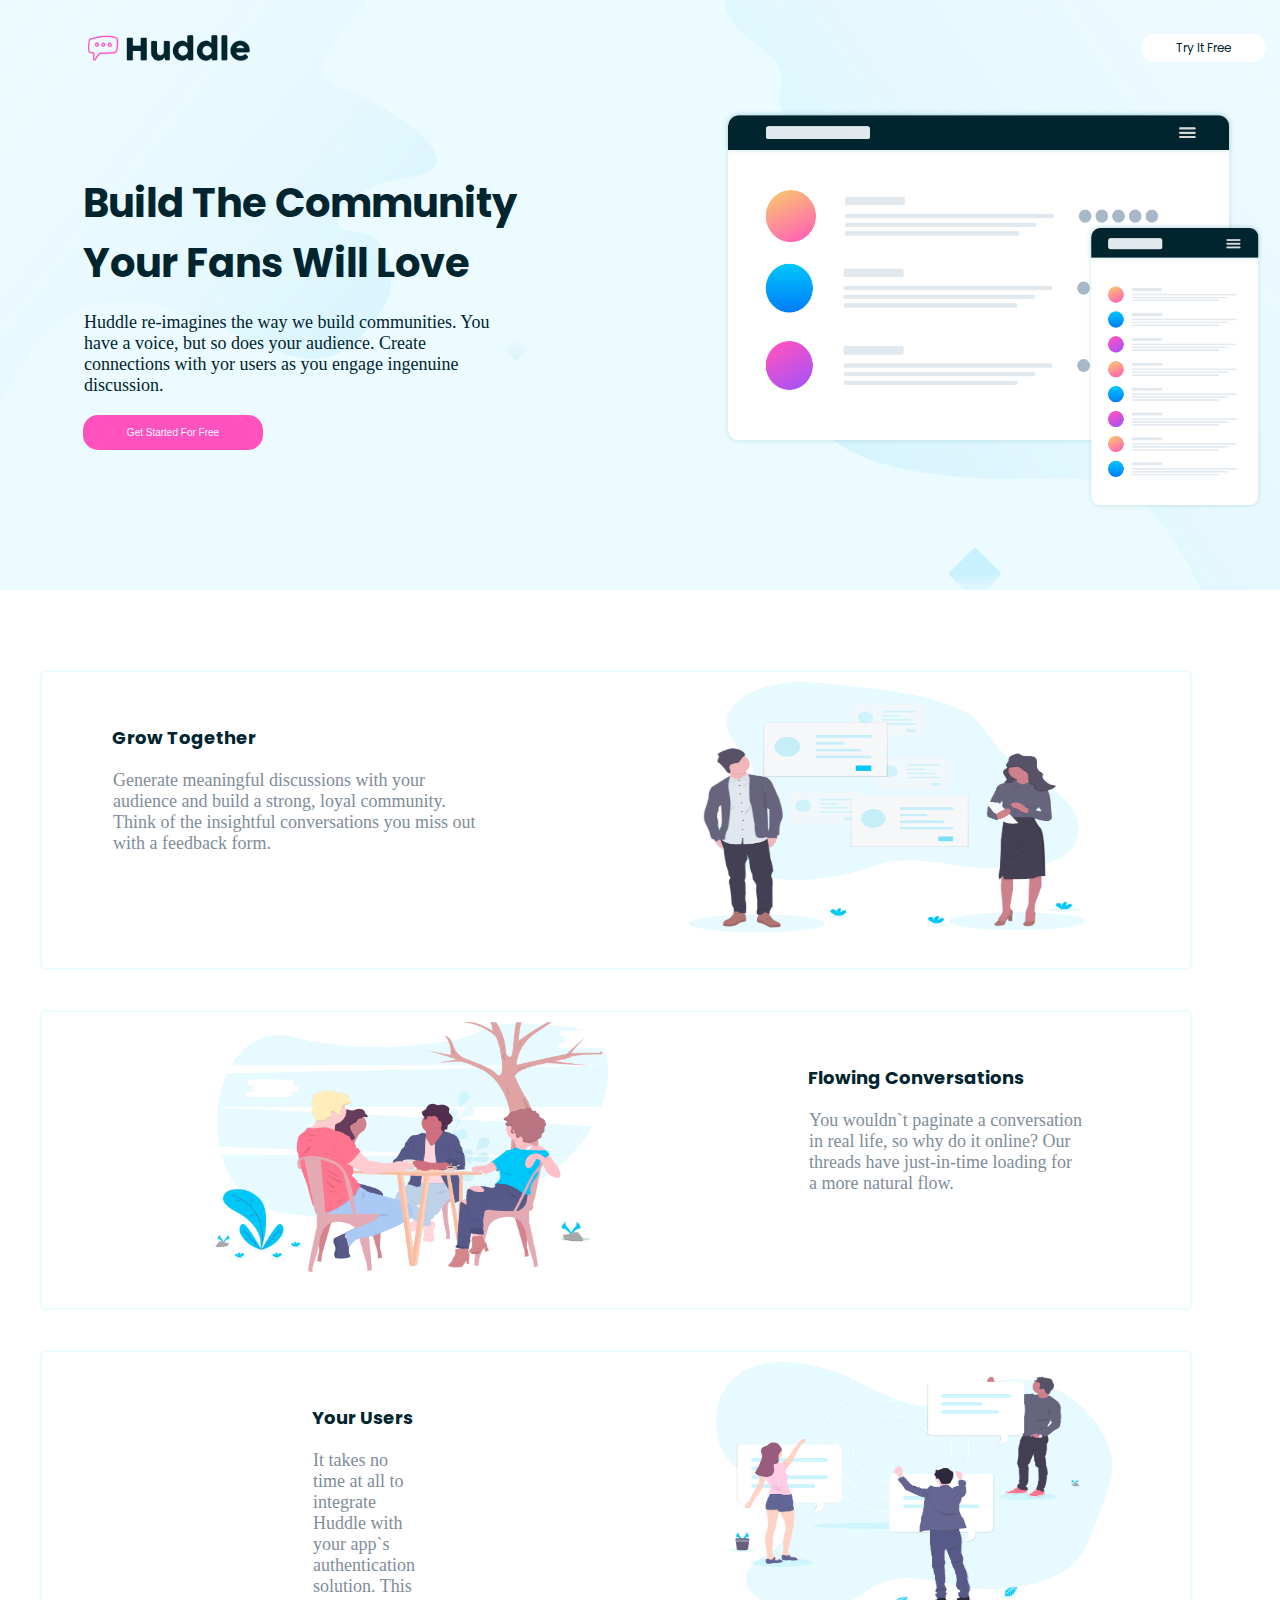
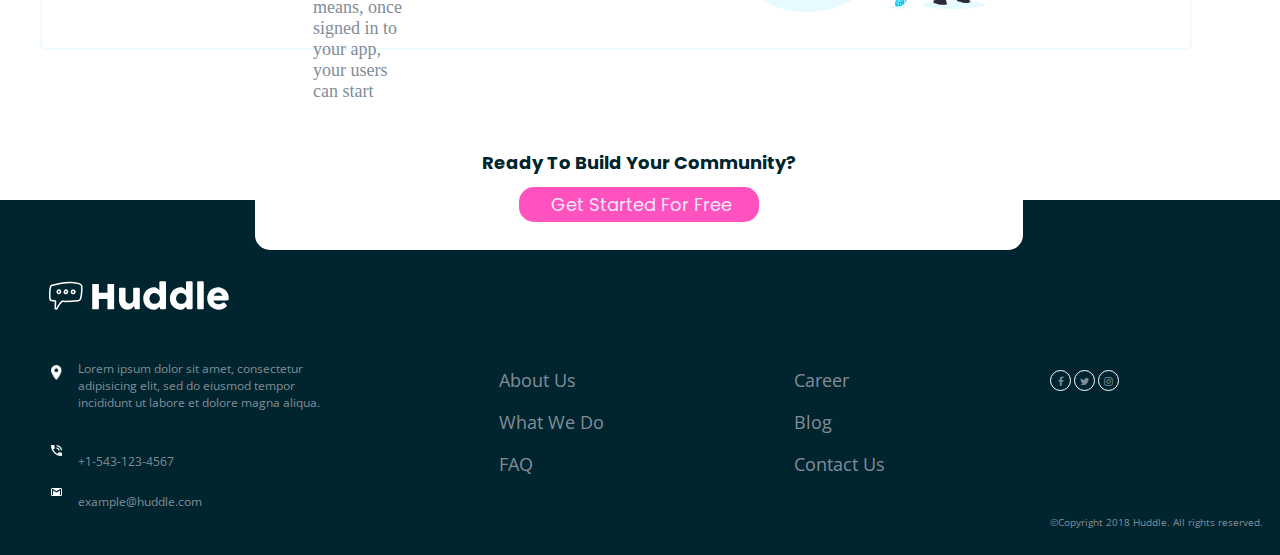
<file: index.html>
<!DOCTYPE html>
<html lang="en">

<head>
    <meta charset="UTF-8">
    <meta http-equiv="X-UA-Compatible" content="IE=edge">
    <meta name="viewport" content="width=device-width, initial-scale=1.0">
    <title>Landing Page</title>
    <link rel="stylesheet" href="style.css">
    <link rel="stylesheet" href="https://cdnjs.cloudflare.com/ajax/libs/font-awesome/4.7.0/css/font-awesome.min.css">
</head>

<body>
    <header>
        <div class="top">
            <div class="logo">
                <img src="logo.png" alt="" class="top-logo">
            </div>
            <div class="btn">
                <button>Try It Free</button>
            </div>
        </div>

        <div class="build">
            <div class="text">
                <h6>
                    Build The Community Your Fans Will Love
                </h6>
                <p>
                    Huddle re-imagines the way we build communities. You have a voice, but so does your audience. Create connections with yor users as you engage ingenuine discussion.
                </p>
                <button>Get Started For Free</button>
            </div>
            <div class="illus">
                <img src="illustration-mockups.png" alt="" class="illus-icon">
            </div>
        </div>
    </header>
    <div class="container">
        <div class="Grow">
            <h6>Grow Together</h6>
            <p>Generate meaningful discussions with your audience and build a strong, loyal community. Think of the insightful conversations you miss out with a feedback form.</p>
        </div>
        <div class="grow">
            <img src="illustration-grow-together.png" alt="" class="grow-icon">
        </div>
    </div>
    <div class="container2">
        <div class="flow">
            <img src="illustration-flowing-conversation.png" alt="" class="flow-icon">
        </div>
        <div class="flow">
            <h6>Flowing Conversations</h6>
            <p>You wouldn`t paginate a conversation in real life, so why do it online? Our threads have just-in-time loading for a more natural flow.</p>
        </div>
    </div>
    <div class="container3">
        <div class="users">
            <h6>Your Users</h6>
            <p class="integrate">It takes no time at all to integrate Huddle with your app`s authentication solution. This means, once signed in to your app, your users can start chatting immediately.</p>
        </div>
        <div class="users">
            <img src="illustration-your-users.png" alt="" class="users-icon">
        </div>
    </div>
    <div class="ready">
        <div class="readyTo">
            <h6>Ready To Build Your Community?</h6>
        </div>
        <button class="get-btn">Get Started For Free</button>
    </div>
    <footer>
        <div class="left">
            <div class="log">
                <img src="logo-Huddle.svg" alt="" class="huddle-icon">
            </div>
            <div class="loca">
                <img src="icon-location.png" alt="" class="loc-icon">
            </div>
            <div class="phone">
                <img src="icon-phone.png" alt="" class="ph-icon">

            </div>
            <div class="email">
                <img src="icon-email.png" alt="" class="em-icon">
            </div>
        </div>
        <div class="next">
            <p class="lorem">Lorem ipsum dolor sit amet, consectetur adipisicing elit, sed do eiusmod tempor incididunt ut labore et dolore magna aliqua.</p>
            <p class="num">+1-543-123-4567</p>
            <p class="exam">example@huddle.com</p>
        </div>
        <div class="mid">
            <p><a href="" style="color: hsl(208, 11%, 55%);">About Us</a></p>
            <p><a href="" style="color: hsl(208, 11%, 55%);">What We Do</a></p>
            <p><a href="" style="color: hsl(208, 11%, 55%);">FAQ</a></p>
        </div>
        <div class="middle">
            <p><a href="" style="color: hsl(208, 11%, 55%);">Career</a> </p>
            <p><a href="" style="color: hsl(208, 11%, 55%);">Blog</a> </p>
            <p><a href="" style="color: hsl(208, 11%, 55%);">Contact Us</a> </p>
        </div>
        <div class="right">
            <div class="social">
                <a href="#" class="fa fa-facebook"></a>
                <a href="#" class="fa fa-twitter"></a>
                <a href="#" class="fa fa-instagram"></a>
            </div>
            <div class="copy">
                &copy;Copyright 2018 Huddle. All rights reserved.
            </div>
        </div>
    </footer>


</body>

</html>
</file>
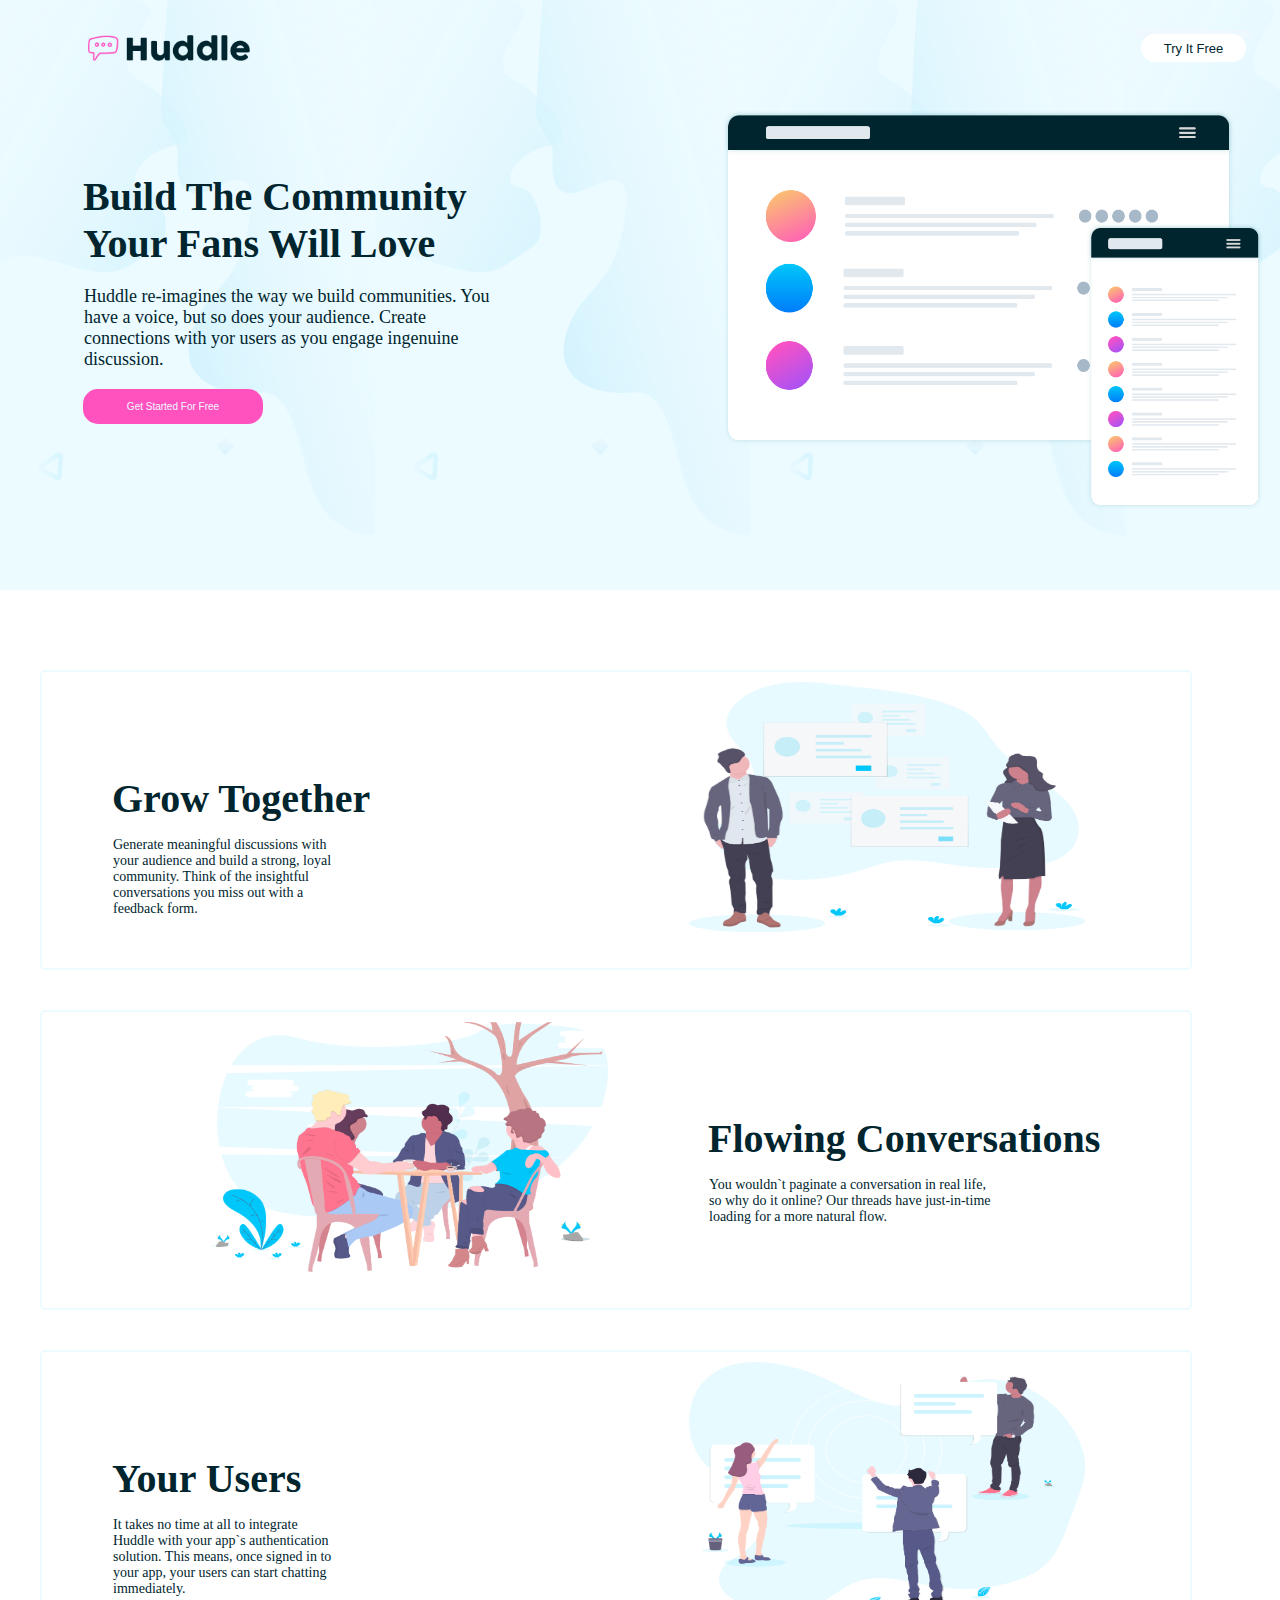
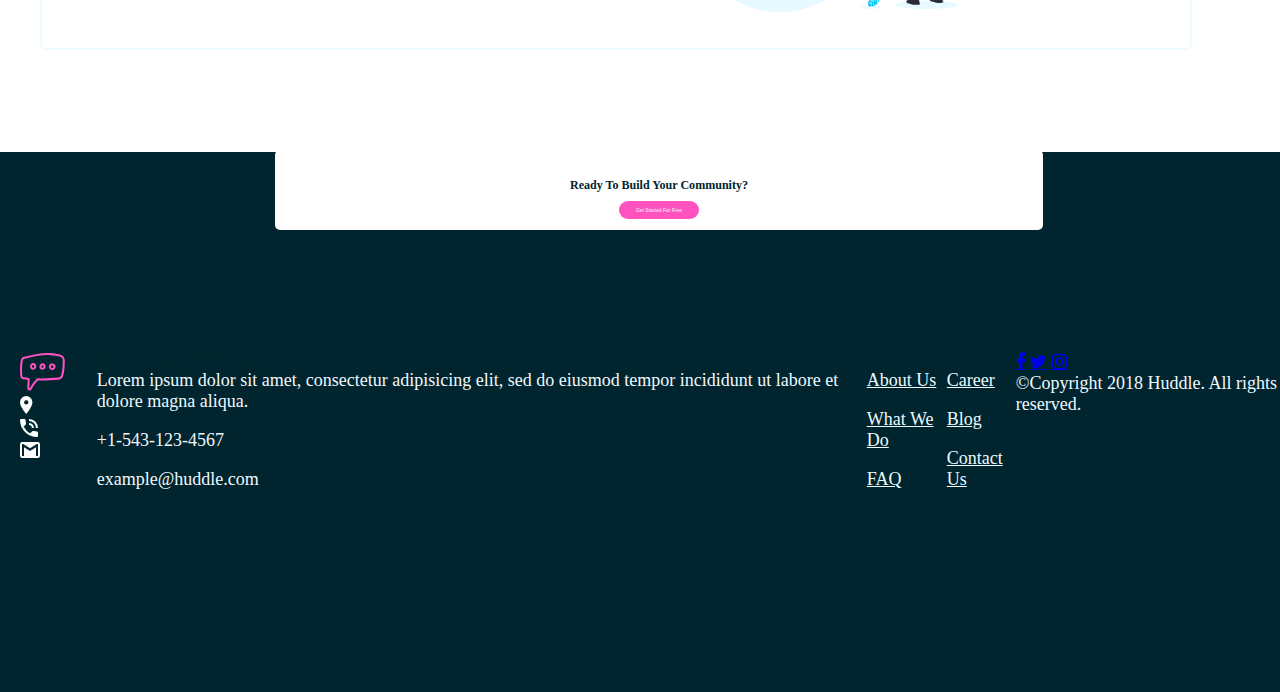
<file: Landing Page/Landing Pg.html>
<!DOCTYPE html>
<html lang="en">

<head>
    <meta charset="UTF-8">
    <meta http-equiv="X-UA-Compatible" content="IE=edge">
    <meta name="viewport" content="width=device-width, initial-scale=1.0">
    <title>Document</title>
    <link rel="stylesheet" href="style.css">
    <link rel="stylesheet" href="https://cdnjs.cloudflare.com/ajax/libs/font-awesome/4.7.0/css/font-awesome.min.css">
</head>

<body>
    <header>
        <div class="top">
            <div class="logo">
                <img src="logo.png" alt="" class="top-logo">
            </div>
            <div class="btn">
                <button>Try It Free</button>
            </div>
        </div>

        <div class="build">
            <div class="text">
                <h6>
                    Build The Community Your Fans Will Love
                </h6>
                <p>
                    Huddle re-imagines the way we build communities. You have a voice, but so does your audience. Create connections with yor users as you engage ingenuine discussion.
                </p>
                <button>Get Started For Free</button>
            </div>
            <div class="illus">
                <img src="illustration-mockups.png" alt="" class="illus-icon">
            </div>
        </div>
    </header>
    <div class="container">
        <div class="Grow">
            <h6>Grow Together</h6>
            <p>Generate meaningful discussions with your audience and build a strong, loyal community. Think of the insightful conversations you miss out with a feedback form.</p>
        </div>
        <div class="iG">
            <img src="illustration-grow-together.png" alt="" class="grow-icon">
        </div>
    </div>
    <div class="container2">
        <div class="iF">
            <img src="illustration-flowing-conversation.png" alt="" class="flow-icon">
        </div>
        <div class="flow">
            <h6>Flowing Conversations</h6>
            <p>You wouldn`t paginate a conversation in real life, so why do it online? Our threads have just-in-time loading for a more natural flow.</p>
        </div>
    </div>
    <div class="container3">
        <div class="users">
            <h6>Your Users</h6>
            <p class="iT">It takes no time at all to integrate Huddle with your app`s authentication solution. This means, once signed in to your app, your users can start chatting immediately.</p>
        </div>
        <div class="iY">
            <img src="illustration-your-users.png" alt="" class="users-icon">
        </div>
    </div>
    <div class="ready">
        <div class="readyTo">
            <h6>Ready To Build Your Community?</h6>
        </div>
        <button class="get-btn">Get Started For Free</button>
    </div>
    <footer>
        <div class="left">
            <div class="log">
                <img src="logo-Huddle.svg" alt="" class="huddle-icon">
            </div>
            <div class="loca">
                <img src="icon-location.png" alt="" class="loc-icon">
            </div>
            <div class="phone">
                <img src="icon-phone.png" alt="" class="ph-icon">

            </div>
            <div class="email">
                <img src="icon-email.png" alt="" class="em-icon">
            </div>
        </div>
        <div class="next">
            <p class="lorem">Lorem ipsum dolor sit amet, consectetur adipisicing elit, sed do eiusmod tempor incididunt ut labore et dolore magna aliqua.</p>
            <p class="num">+1-543-123-4567</p>
            <p class="exam">example@huddle.com</p>
        </div>
        <div class="mid">
            <p><a href="" style="color:hsl(193, 100%, 96%);">About Us</a></p>
            <p><a href="" style="color:hsl(193, 100%, 96%);">What We Do</a></p>
            <p><a href="" style="color:hsl(193, 100%, 96%);">FAQ</a></p>
        </div>
        <div class="middle">
            <p><a href="" style="color:hsl(193, 100%, 96%)">Career</a> </p>
            <p><a href="" style="color:hsl(193, 100%, 96%)">Blog</a> </p>
            <p><a href="" style="color:hsl(193, 100%, 96%)">Contact Us</a> </p>
        </div>
        <div class="right">
            <div class="social">
                <a href="#" class="fa fa-facebook"></a>
                <a href="#" class="fa fa-twitter"></a>
                <a href="#" class="fa fa-instagram"></a>
            </div>
            <div class="copy">
                &copy;Copyright 2018 Huddle. All rights reserved.
            </div>
        </div>
    </footer>


</body>

</html>
</file>
<file: style.css>
@import url('https://fonts.googleapis.com/css2?family=Open+Sans:wght@400;700&family=Poppins:wght@600&display=swap');
      a {
        text-decoration:none;
      }

      button{
        cursor:pointer;
      }
      
      
        
        @media screen and (max-width:1440px) {
            html,
            body {
                margin: 0px;
                font-size: 18px;
                color: hsl(192, 100%, 9%);
                width: 100%;
                padding: 0px;
            }
            .top {
                position: relative;
                box-sizing: border-box;
                display: flex;
                width: 100%;
                height: 1%;
                padding-left: 70px;
                padding-top: 30px;
            }
            header {
                height: 590px;
                background-color: hsl(193, 100%, 96%);
                background-image: url(bg-hero-desktop.png);
                width: 100%;
                padding-left: 13px;
            }
            h6 {
                font-family: 'Poppins', sans-serif;
            }
            .logo {
                position: relative;
                width: 40%;
                padding: 5px;
            }
            .top-logo {
                width: 9em;
            }
            .btn {
                position: relative;
                padding: 4px;
                margin-left: 560px;
                background-color: aliceblue;
            }
            .btn button {
                border: none;
                color: hsl(192, 100%, 9%);
                background-color: white;
                border-radius: 15px;
                width: 125px;
                height: 28px;
                padding: 2px;
                font-size: 12px;
                font-family: 'Poppins', sans-serif;
            }
            .build {
                position: relative;
                width: 100%;
                display: flex;
                color: hsl(192, 100%, 9%);
            }
            .text {
                position: relative;
                width: 50%;
                height: 200px;
                padding-top: 50px;
                padding-left: 70px;
            }
            .text h6 {
                margin-bottom: 0px;
                font-size: 40px;
                font-family: 'Poppins', sans-serif;
                width: 70%;
            }
            .text p {
                font-size: 18px;
                padding: 1px;
                color: hsl(192, 100%, 9%);
                width: 65%;
            }
            .text button {
                width: 180px;
                height: 35px;
                border: none;
                border-radius: 15px;
                background-color: hsl(322, 100%, 66%);
                font-size: 10px;
                color: aliceblue;
            }
            .illus {
                position: relative;
                width: 40%;
                margin-top: 80px;
                padding-right: 40px;
            }
            .illus-icon {
                width: 30em;
                height: 400px;
            }
            .container {
                display: flex;
                box-sizing: border-box;
                border: hsl(193, 100%, 96%) solid 2px;
                border-radius: 5px;
                margin-left: 40px;
                padding-top: 10px;
                padding-right: 5px;
                margin-top: 80px;
                margin-right: 5px;
                width: 90%;
                padding-left: 70px;
                position: relative;
                height: 300px;
            }
            .Grow h6 {
                margin-bottom: 0px;
                font-size: 18px;
                font-family: 'Poppins', sans-serif;
                width: 90%;
                padding-top: 0px;
            }
            .Grow p {
                font-size: 18px;
                padding: 1px;
                color: hsl(208, 11%, 55%);
            }
            .grow-icon {
                width: 22em;
                height: 250px;
            }
            .grow {
                width: 40%;
                padding-left: 200px;
                padding-right: 100px;
            }
            .container2 {
                display: flex;
                box-sizing: border-box;
                border: hsl(193, 100%, 96%) solid 2px;
                border-radius: 5px;
                margin-left: 40px;
                padding-top: 10px;
                padding-right: 5px;
                margin-top: 40px;
                margin-right: 5px;
                width: 90%;
                padding-left: 70px;
                position: relative;
                height: 300px;
            }
            .flow h6 {
                margin-bottom: 0px;
                font-size: 18px;
                font-family: 'Poppins', sans-serif;
                width: 100%;
                padding-top: 0px;
            }
            .flow-icon {
                width: 22em;
                height: 250px;
            }
            .flow p {
                font-size: 18px;
                padding: 1px;
                color: hsl(208, 11%, 55%);
            }
            .flow {
                width: 40%;
                padding-left: 100px;
                padding-right: 100px;
            }
            .container3 {
                display: flex;
                box-sizing: border-box;
                border: hsl(193, 100%, 96%) solid 2px;
                border-radius: 5px;
                margin-left: 40px;
                padding-top: 10px;
                padding-right: 5px;
                margin-top: 40px;
                margin-right: 5px;
                width: 90%;
                padding-left: 70px;
                position: relative;
                height: 300px;
            }
            .users h6 {
                margin-bottom: 0px;
                font-size: 18px;
                font-family: 'Poppins', sans-serif;
                padding-top: 0px;
            }
            .integrate {
                font-size: 18px;
                padding: 1px;
                color: hsl(208, 11%, 55%);
            }
            .users {
                width: 40%;
                padding-left: 200px;
                padding-right: 100px;
            }
            .users-icon {
                width: 22em;
                height: 250px;
            }
            .ready {
                display: inline-block;
                box-sizing: border-box;
                position: relative;
                text-align: center;
                background-color: white;
                border: white solid 2px;
                border-radius: 15px;
                width: 60%;
                height: 150px;
                padding-top: 5px;
                left: 255px;
                top: 50px;
                margin-bottom: 0px;
                padding-bottom: 20px;
            }
            .readyTo h6 {
                margin-bottom: 11px;
                font-size: 18px;
                padding-top: 0px;
                font-family: 'Poppins', sans-serif;
            }
            .get-btn {
                width: 240px;
                height: 35px;
                border: none;
                border-radius: 15px;
                background-color: hsl(322, 100%, 66%);
                font-size: 18px;
                font-family: 'Poppins', sans-serif;
                color: rgba(240, 248, 255, 0.918);
                position: relative;
                padding-left: 25px;
                padding-right: 20px;
            }
            footer {
                width: 100%;
                display: flex;
                background-color: hsl(192, 100%, 9%);
                color: hsl(208, 11%, 55%);
                height: 350px;
                padding-left: 20px;
                padding-top: 5px;
                margin-bottom: 0px;
                overflow: hidden;
            }
            .left {
                width: 3%;
                /*font-size: 10px;*/
                padding-left: 20px;
                margin-right: 0px;
                padding-top: 76px;
                text-align: left;
                height: 10px;
                font-family: 'Open Sans', sans-serif;
            }
            .huddle-icon {
                width: 10em;
                padding-top: 0px;
                filter: invert(100%) saturate(0%) brightness(200%);
                padding-left: 9px;
            }
            .loc-icon {
                width: 11px;
                margin-left: 11px;
                padding-top: 50px;
                margin-bottom: 60px;
                color: hsl(208, 11%, 55%);
            }
            .ph-icon {
                width: 11px;
                margin-left: 11px;
                margin-bottom: 15px;
                padding-bottom: 1px;
                color: hsl(208, 11%, 55%);
            }
            .em-icon {
                width: 11px;
                margin-left: 11px;
                color: hsl(208, 11%, 55%);
            }
            .next {
                position: relative;
                top: 150px;
                width: 20%;
                font-size: 18px;
                text-align: left;
                margin-left: 0px;
                padding-left: 0px;
                font-family: 'Open Sans', sans-serif;
                color: hsl(208, 11%, 55%);
            }
            .lorem {
                font-size: 12px;
                margin-top: 5px;
                margin-bottom: 42px;
            }
            .num {
                font-size: 12px;
                margin-top: 10px;
            }
            .exam {
                font-size: 12px;
                margin-top: 16px;
                position: relative;
                top: 7px;
            }
            .mid {
                position: relative;
                font-size: 18px;
                font-family: 'Open Sans', sans-serif;
                color: hsl(208, 11%, 55%);
                text-align: left;
                padding-top: 145px;
                padding-left: 15px;
                left: 150px;
            }
            .middle {
                position: relative;
                font-size: 18px;
                font-family: 'Open Sans', sans-serif;
                color: hsl(208, 11%, 55%);
                text-align: left;
                padding-top: 145px;
                margin-left: 150px;
                left: 190px;
            }
            .right {
                position: relative;
                display: flex;
                flex-direction: column;
                position: relative;
                margin-top: 200px;
                margin-left: 5px;
                padding-top: 110px;
                left: 350px;
                font-size: 10px;
                font-family: 'Open Sans', sans-serif;
                color: hsl(208, 11%, 55%);
            }
            .social {
                position: absolute;
                background: transparent;
                width: 200px;
                top: 35px;
            }
            .fa-facebook {
                color: hsl(208, 11%, 55%);
                background: transparent;
                width: 13px;
                height: 11px;
                border-radius: 15px;
                border: white solid 1px;
                text-align: center;
                position: relative;
                bottom: 70px;
                padding: 3px;
                padding-top: 5px;
            }
            .fa-twitter {
                color: hsl(208, 11%, 55%);
                background: transparent;
                width: 13px;
                height: 11px;
                border-radius: 20px;
                border: white solid 1px;
                text-align: center;
                position: relative;
                bottom: 70px;
                padding: 3px;
                padding-top: 5px;
            }
            .fa-instagram {
                color: hsl(208, 11%, 55%);
                background: transparent;
                width: 13px;
                height: 11px;
                border-radius: 20px;
                border: white solid 1px;
                text-align: center;
                position: relative;
                bottom: 70px;
                padding: 3px;
                padding-top: 5px;
            }
        }


        @media screen and (max-width: 375px) {
            html,
            body {
                margin: 0px auto;
                font-size: 12px;
                color: hsl(192, 100%, 9%);
                width: 100vw;
            }
            .top {
                position: relative;
                box-sizing: border-box;
                display: flex;
                width: 80vw;
                height: 1%;
            }
            header {
                height: 190px;
                background-color: hsl(193, 100%, 96%);
                background-image: url(bg-hero-mobile.png);
                /* width: 100%; */
                padding-left: 13px;
            }
            h6 {
                font-family: 'Poppins', sans-serif;
            }
            .logo {
                position: relative;
                width: 40%;
                padding: 5px;
            }
            .top-logo {
                width: 3em;
            }
            .btn {
                position: relative;
                padding: 4px;
                margin-left: 110px;
                background-color: aliceblue;
            }
            .btn button {
                border: none;
                color: hsl(192, 100%, 9%);
                background-color: white;
                border-radius: 15px;
                width: 75px;
                height: 18px;
                padding: 2px;
                font-size: 9px;
            }
            .build {
                position: relative;
                width: 100%;
                height: 10vh;
                display: flex;
                color: hsl(192, 100%, 9%);
            }
            .text {
                position: relative;
                width: 45%;
                height: 30px;
                padding-top: 20px;
                margin: 10px;
            }
            .text h6 {
                margin-bottom: 0px;
                font-size: 13px;
                font-family: 'Poppins', sans-serif;
            }
            .text p {
                font-size: 5px;
                padding: 1px;
                color: hsl(192, 100%, 9%);
            }
            .text button {
                width: 80px;
                height: 18px;
                border: none;
                border-radius: 15px;
                background-color: hsl(322, 100%, 66%);
                font-size: 5px;
                color: aliceblue;
            }
            .illus {
                position: relative;
                width: 50%;
                margin-top: 30px;
                margin-right: 40px;
            }
            .illus-icon {
                width: 11em;
                height: 140px;
            }
            .container {
                display: flex;
                box-sizing: border-box;
                border: hsl(193, 100%, 96%) solid 2px;
                border-radius: 5px;
                margin-left: 20px;
                padding-top: 10px;
                padding-right: 5px;
                margin-top: 40px;
                margin-right: 5px;
                width: 90%;
                padding-left: 10px;
            }
            .Grow h6 {
                margin-bottom: 0px;
                font-size: 13px;
                font-family: 'Poppins', sans-serif;
            }
            .Grow p {
                font-size: 6px;
                padding: 1px;
                color: hsl(192, 100%, 9%);
            }
            .grow-icon {
                width: 10em;
                height: 140px;
            }
            .container2 {
                display: flex;
                box-sizing: border-box;
                border: hsl(193, 100%, 96%) solid 2px;
                border-radius: 5px;
                margin-left: 20px;
                padding: 10px;
                padding-right: 1px;
                margin-top: 40px;
                margin-right: 1px;
                width: 90%;
                padding-left: 10px;
            }
            .flow {
                margin-bottom: 0px;
                font-size: 15px;
            }
            .flow-icon {
                width: 10em;
                height: 140px;
            }
            .flow p {
                font-size: 6px;
                padding: 1px;
                color: hsl(192, 100%, 9%);
            }
            .container3 {
                display: flex;
                box-sizing: border-box;
                border: hsl(193, 100%, 96%) solid 2px;
                border-radius: 5px;
                margin-left: 20px;
                padding: 10px;
                padding-right: 7px;
                margin-top: 40px;
                margin-right: 1px;
                width: 90%;
                padding-left: 10px;
            }
            .users h6 {
                margin-bottom: 0px;
                font-size: 13px;
                font-family: 'Poppins', sans-serif;
            }
            .integrate {
                font-size: 8px;
                padding: 1px;
                color: hsl(192, 100%, 9%);
            }
            .users-icon {
                width: 6em;
                height: 110px;
            }
            .ready {
                display: inline-block;
                box-sizing: border-box;
                position: relative;
                text-align: center;
                top: 25px;
                background-color: white;
                border: hsl(193, 100%, 96%) solid 0px;
                border-radius: 5px;
                width: 60%;
                height: 80px;
                padding-top: 0px;
                margin-top: 10px;
                left: 75px;
                top: 40px;
            }
            .readTo {
                margin-bottom: 0px;
                font-size: 10px;
            }
            .get-btn {
                width: 80px;
                height: 18px;
                border: none;
                border-radius: 15px;
                background-color: hsl(322, 100%, 66%);
                font-size: 5px;
                color: aliceblue;
                position: relative;
                top: -25px;
            }
            footer {
                width: 100%;
                display: flex;
                background-color: hsl(192, 100%, 9%);
                color: aliceblue;
                height: 140px;
                padding-left: 20px;
                padding-top: 50px;
                margin-bottom: 0px;
            }
            .left {
                width: 6%;
                /*font-size: 10px;*/
                padding-right: 0px;
            }
            .huddle-icon {
                width: 4em;
                padding-top: 1px;
                filter: hsl(192, 100%, 9%)(100%);
                border-radius: 20px;
                border: white 1px;
            }
            .loc-icon {
                width: 8px;
                margin-left: 11px;
                padding-top: 15px;
                margin-bottom: 9px;
            }
            .ph-icon {
                width: 8px;
                margin-left: 11px;
                margin-bottom: 0px;
                padding-bottom: 1px;
            }
            .em-icon {
                width: 8px;
                margin-left: 11px;
            }
            .next {
                position: relative;
                top: 30px;
                width: 22%;
                font-size: 8px;
                text-align: left;
                margin-left: 0px;
                padding-left: 0px;
            }
            .lorem {
                font-size: 6px;
                margin-top: 5px;
            }
            .num {
                font-size: 7px;
                margin-top: 10px;
            }
            .exam {
                font-size: 7px;
                margin-top: 5px;
                position: relative;
                top: 7px;
            }
            .mid {
                width: 16%;
                font-size: 8px;
                text-align: left;
                margin-top: 25px;
                padding-left: 15px;
            }
            .middle {
                width: 16%;
                font-size: 8px;
                text-align: left;
                margin-top: 25px;
                margin-left: 10px;
            }
            .right {
                /*width: 22%;*/
                font-size: 4px;
                text-align: left;
                margin-top: 105px;
                margin-left: 17px;
            }
            .social {
                background: transparent;
            }
            .fa-facebook {
                color: white;
                background: transparent;
                width: 10px;
                border-radius: 20px;
                border: white solid 1px;
                text-align: center;
                position: relative;
                bottom: 70px;
                padding: 1px;
            }
            .fa-twitter {
                color: white;
                background: transparent;
                width: 10px;
                border-radius: 20px;
                border: white solid 1px;
                text-align: center;
                position: relative;
                bottom: 70px;
                padding: 1px;
            }
            .fa-instagram {
                color: white;
                background: transparent;
                width: 10px;
                border-radius: 20px;
                border: white solid 1px;
                text-align: center;
                position: relative;
                bottom: 70px;
                padding: 1px;
            }
        }
</file>
<file: Landing Page/style.css>
@import url('https://fonts.googleapis.com/css2?family=Open+Sans:wght@400;700&family=Poppins:wght@600&display=swap');
@media screen and (max-width: 375px) {
    html,
    body {
        margin: 0px auto;
        font-size: 18px;
        color: hsl(192, 100%, 9%);
        width: 100%;
    }
    .top {
        position: relative;
        box-sizing: border-box;
        display: flex;
        width: 100%;
        height: 1%;
    }
    header {
        height: 190px;
        background-color: hsl(193, 100%, 96%);
        background-image: url(bg-hero-mobile.png);
        width: 100%;
        padding-left: 13px;
    }
    h5 {
        font-family: 'Poppins', sans-serif;
    }
    .logo {
        position: relative;
        width: 40%;
        padding: 5px;
    }
    .top-logo {
        width: 3em;
    }
    .btn {
        position: relative;
        padding: 4px;
        margin-left: 110px;
        background-color: aliceblue;
    }
    .btn button {
        border: none;
        color: hsl(192, 100%, 9%);
        background-color: white;
        border-radius: 15px;
        width: 75px;
        height: 18px;
        padding: 2px;
        font-size: 9px;
    }
    .build {
        position: relative;
        width: 100%;
        height: 10vh;
        display: flex;
        color: hsl(192, 100%, 9%);
    }
    .text {
        position: relative;
        width: 45%;
        height: 30px;
        padding-top: 20px;
        margin: 10px;
    }
    .text h6 {
        margin-bottom: 0px;
        font-size: 13px;
    }
    .text p {
        font-size: 5px;
        padding: 1px;
        color: hsl(192, 100%, 9%);
    }
    .text button {
        width: 80px;
        height: 18px;
        border: none;
        border-radius: 15px;
        background-color: hsl(322, 100%, 66%);
        font-size: 5px;
        color: aliceblue;
    }
    .illus {
        position: relative;
        width: 50%;
        margin-top: 30px;
        margin-right: 40px;
    }
    .illus-icon {
        width: 11em;
        height: 140px;
    }
    .container {
        display: flex;
        box-sizing: border-box;
        border: hsl(193, 100%, 96%) solid 2px;
        border-radius: 5px;
        margin-left: 20px;
        padding-top: 10px;
        padding-right: 5px;
        margin-top: 40px;
        margin-right: 5px;
        width: 90%;
        padding-left: 10px;
    }
    .Grow h6 {
        margin-bottom: 0px;
        font-size: 13px;
    }
    .Grow p {
        font-size: 6px;
        padding: 1px;
        color: hsl(192, 100%, 9%);
    }
    .grow-icon {
        width: 10em;
        height: 140px;
    }
    .container2 {
        display: flex;
        box-sizing: border-box;
        border: hsl(193, 100%, 96%) solid 2px;
        border-radius: 5px;
        margin-left: 20px;
        padding: 10px;
        padding-right: 1px;
        margin-top: 40px;
        margin-right: 1px;
        width: 90%;
        padding-left: 10px;
    }
    .flow {
        margin-bottom: 0px;
        font-size: 15px;
    }
    .flow-icon {
        width: 10em;
        height: 140px;
    }
    .flow p {
        font-size: 6px;
        padding: 1px;
        color: hsl(192, 100%, 9%);
    }
    .container3 {
        display: flex;
        box-sizing: border-box;
        border: hsl(193, 100%, 96%) solid 2px;
        border-radius: 5px;
        margin-left: 20px;
        padding: 10px;
        padding-right: 7px;
        margin-top: 40px;
        margin-right: 1px;
        width: 90%;
        padding-left: 10px;
    }
    .users h6 {
        margin-bottom: 0px;
        font-size: 13px;
    }
    .iT {
        font-size: 8px;
        padding: 1px;
        color: hsl(192, 100%, 9%);
    }
    .users-icon {
        width: 6em;
        height: 110px;
    }
    .ready {
        display: inline-block;
        box-sizing: border-box;
        position: relative;
        text-align: center;
        top: 25px;
        background-color: white;
        border: hsl(193, 100%, 96%) solid 0px;
        border-radius: 5px;
        width: 60%;
        height: 80px;
        padding-top: 0px;
        margin-top: 10px;
        left: 75px;
        top: 40px;
    }
    .readTo {
        margin-bottom: 0px;
        font-size: 10px;
    }
    .get-btn {
        width: 80px;
        height: 18px;
        border: none;
        border-radius: 15px;
        background-color: hsl(322, 100%, 66%);
        font-size: 5px;
        color: aliceblue;
        position: relative;
        top: -25px;
    }
    footer {
        width: 100%;
        display: flex;
        background-color: hsl(192, 100%, 9%);
        color: aliceblue;
        height: 140px;
        padding-left: 20px;
        padding-top: 50px;
        margin-bottom: 0px;
    }
    .left {
        width: 6%;
        /*font-size: 10px;*/
        padding-right: 0px;
    }
    .huddle-icon {
        width: 4em;
        padding-top: 1px;
        filter: hsl(192, 100%, 9%)(100%);
        border-radius: 20px;
        border: white 1px;
    }
    .loc-icon {
        width: 8px;
        margin-left: 11px;
        padding-top: 15px;
        margin-bottom: 9px;
    }
    .ph-icon {
        width: 8px;
        margin-left: 11px;
        margin-bottom: 0px;
        padding-bottom: 1px;
    }
    .em-icon {
        width: 8px;
        margin-left: 11px;
    }
    .next {
        position: relative;
        top: 30px;
        width: 22%;
        font-size: 8px;
        text-align: left;
        margin-left: 0px;
        padding-left: 0px;
    }
    .lorem {
        font-size: 6px;
        margin-top: 5px;
    }
    .num {
        font-size: 7px;
        margin-top: 10px;
    }
    .exam {
        font-size: 7px;
        margin-top: 5px;
        position: relative;
        top: 7px;
    }
    .mid {
        width: 16%;
        font-size: 8px;
        text-align: left;
        margin-top: 25px;
        padding-left: 15px;
    }
    .middle {
        width: 16%;
        font-size: 8px;
        text-align: left;
        margin-top: 25px;
        margin-left: 10px;
    }
    .right {
        /*width: 22%;*/
        font-size: 4px;
        text-align: left;
        margin-top: 105px;
        margin-left: 17px;
    }
    .social {
        background: transparent;
    }
    .fa-facebook {
        color: white;
        background: transparent;
        width: 10px;
        border-radius: 20px;
        border: white solid 1px;
        text-align: center;
        position: relative;
        bottom: 70px;
        padding: 1px;
    }
    .fa-twitter {
        color: white;
        background: transparent;
        width: 10px;
        border-radius: 20px;
        border: white solid 1px;
        text-align: center;
        position: relative;
        bottom: 70px;
        padding: 1px;
    }
    .fa-instagram {
        color: white;
        background: transparent;
        width: 10px;
        border-radius: 20px;
        border: white solid 1px;
        text-align: center;
        position: relative;
        bottom: 70px;
        padding: 1px;
    }
}

@media screen and (max-width:1440px) {
    html,
    body {
        margin: 0px;
        font-size: 18px;
        color: hsl(192, 100%, 9%);
        width: 100%;
        padding: 0px;
    }
    .top {
        position: relative;
        box-sizing: border-box;
        display: flex;
        width: 100%;
        height: 1%;
        padding-left: 70px;
        padding-top: 30px;
    }
    header {
        height: 590px;
        background-color: hsl(193, 100%, 96%);
        background-image: url(bg-hero-mobile.png);
        width: 100%;
        padding-left: 13px;
    }
    h5 {
        font-family: 'Poppins', sans-serif;
    }
    .logo {
        position: relative;
        width: 40%;
        padding: 5px;
    }
    .top-logo {
        width: 9em;
    }
    .btn {
        position: relative;
        padding: 4px;
        margin-left: 560px;
        background-color: aliceblue;
    }
    .btn button {
        border: none;
        color: hsl(192, 100%, 9%);
        background-color: white;
        border-radius: 15px;
        width: 105px;
        height: 28px;
        padding: 2px;
        font-size: 13px;
    }
    .build {
        position: relative;
        width: 100%;
        display: flex;
        color: hsl(192, 100%, 9%);
    }
    .text {
        position: relative;
        width: 50%;
        height: 200px;
        padding-top: 50px;
        padding-left: 70px;
    }
    .text h6 {
        margin-bottom: 0px;
        font-size: 40px;
        width: 60%;
    }
    .text p {
        font-size: 18px;
        padding: 1px;
        color: hsl(192, 100%, 9%);
        width: 65%;
    }
    .text button {
        width: 180px;
        height: 35px;
        border: none;
        border-radius: 15px;
        background-color: hsl(322, 100%, 66%);
        font-size: 10px;
        color: aliceblue;
    }
    .illus {
        position: relative;
        width: 40%;
        margin-top: 80px;
        padding-right: 40px;
    }
    .illus-icon {
        width: 30em;
        height: 400px;
    }
    .container {
        display: flex;
        box-sizing: border-box;
        border: hsl(193, 100%, 96%) solid 2px;
        border-radius: 5px;
        margin-left: 40px;
        padding-top: 10px;
        padding-right: 5px;
        margin-top: 80px;
        margin-right: 5px;
        width: 90%;
        padding-left: 70px;
        position: relative;
        height: 300px;
    }
    .Grow h6 {
        margin-bottom: 0px;
        font-size: 40px;
        width: 90%;
        padding-top: 0px;
    }
    .Grow p {
        font-size: 14px;
        padding: 1px;
        color: hsl(192, 100%, 9%);
        width: 60%;
    }
    .grow-icon {
        width: 22em;
        height: 250px;
    }
    .iG {
        width: 40%;
        padding-left: 200px;
        padding-right: 100px;
    }
    .container2 {
        display: flex;
        box-sizing: border-box;
        border: hsl(193, 100%, 96%) solid 2px;
        border-radius: 5px;
        margin-left: 40px;
        padding-top: 10px;
        padding-right: 5px;
        margin-top: 40px;
        margin-right: 5px;
        width: 90%;
        padding-left: 70px;
        position: relative;
        height: 300px;
    }
    .flow h6 {
        margin-bottom: 0px;
        font-size: 40px;
        width: 90%;
        padding-top: 0px;
    }
    .flow-icon {
        width: 22em;
        height: 250px;
    }
    .flow p {
        font-size: 14px;
        padding: 1px;
        color: hsl(192, 100%, 9%);
        width: 60%;
    }
    .iF {
        width: 40%;
        padding-left: 100px;
        padding-right: 100px;
    }
    .container3 {
        display: flex;
        box-sizing: border-box;
        border: hsl(193, 100%, 96%) solid 2px;
        border-radius: 5px;
        margin-left: 40px;
        padding-top: 10px;
        padding-right: 5px;
        margin-top: 40px;
        margin-right: 5px;
        width: 90%;
        padding-left: 70px;
        position: relative;
        height: 300px;
    }
    .users h6 {
        margin-bottom: 0px;
        font-size: 40px;
        width: 90%;
        padding-top: 0px;
    }
    .iT {
        font-size: 14px;
        padding: 1px;
        color: hsl(192, 100%, 9%);
        width: 60%;
    }
    .iY {
        width: 40%;
        padding-left: 200px;
        padding-right: 100px;
    }
    .users-icon {
        width: 22em;
        height: 250px;
    }
    .ready {
        display: inline-block;
        box-sizing: border-box;
        position: relative;
        text-align: center;
        background-color: white;
        border: hsl(193, 100%, 96%) solid 0px;
        border-radius: 5px;
        width: 60%;
        height: 80px;
        padding-top: 0px;
        margin-top: 10px;
        left: 275px;
        top: 90px;
    }
    .readyTo {
        margin-bottom: 0px;
        font-size: 18px;
        padding-top: 0px;
    }
    .get-btn {
        width: 80px;
        height: 18px;
        border: none;
        border-radius: 15px;
        background-color: hsl(322, 100%, 66%);
        font-size: 5px;
        color: aliceblue;
        position: relative;
        top: -25px;
    }
    footer {
        width: 100%;
        display: flex;
        background-color: hsl(192, 100%, 9%);
        color: aliceblue;
        height: 340px;
        padding-left: 20px;
        padding-top: 200px;
        margin-bottom: 0px;
    }
    .left {
        width: 6%;
        /*font-size: 10px;*/
        padding-right: 0px;
    }
}
</file>
